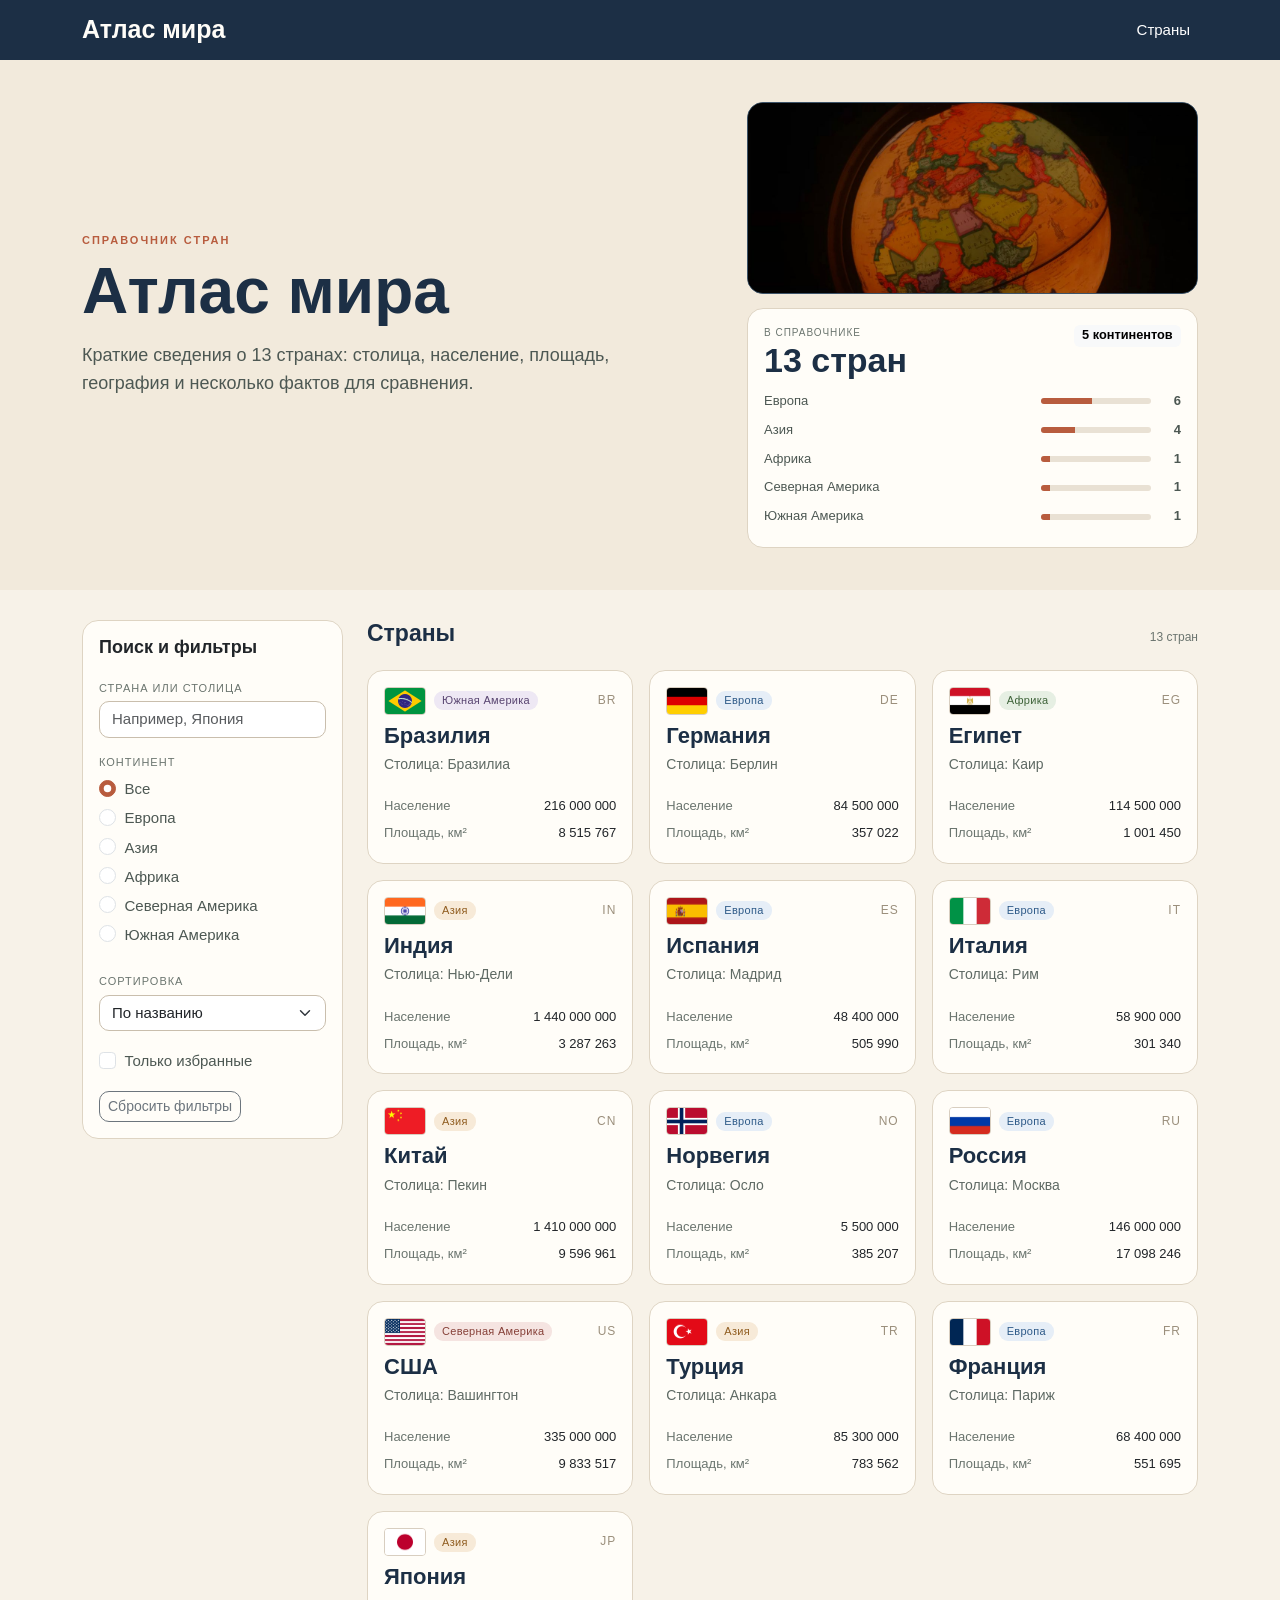
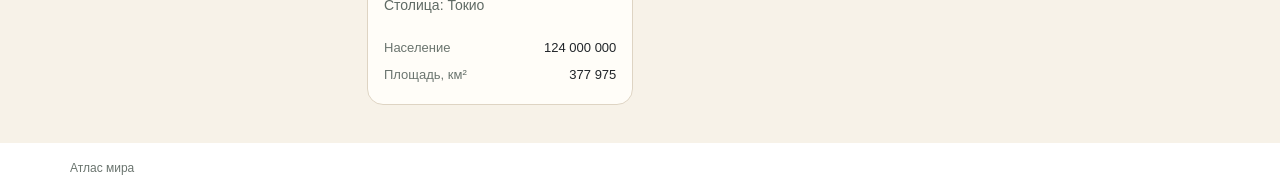
<file: index.html>
<!DOCTYPE html>
<html lang="ru">
<head>
  <meta charset="utf-8">
  <meta name="viewport" content="width=device-width, initial-scale=1">
  <title>Атлас мира – справочник стран</title>
  <link rel="icon" href="assets/atlas.svg" type="image/svg+xml">
  <link href="https://cdn.jsdelivr.net/npm/bootstrap@5.3.3/dist/css/bootstrap.min.css" rel="stylesheet">
  <link rel="stylesheet" href="css/atlas.css">
</head>
<body>
  <nav class="navbar navbar-expand-lg atlas-navbar" data-bs-theme="dark">
    <div class="container">
      <a class="navbar-brand atlas-brand" href="index.html">
        <span class="brand-name">Атлас мира</span>
      </a>
      <button class="navbar-toggler" type="button" data-bs-toggle="collapse" data-bs-target="#mainNav" aria-controls="mainNav" aria-expanded="false" aria-label="Открыть меню">
        <span class="navbar-toggler-icon"></span>
      </button>
      <div class="collapse navbar-collapse" id="mainNav">
        <ul class="navbar-nav ms-auto">
          <li class="nav-item"><a class="nav-link active" href="index.html">Страны</a></li>
        </ul>
      </div>
    </div>
  </nav>

  <main>
    <section class="atlas-hero">
      <div class="container">
        <div class="row align-items-lg-center g-4">
          <div class="col-lg-7">
            <p class="hero-kicker">справочник стран</p>
            <h1>Атлас мира</h1>
            <p class="hero-lead">Краткие сведения о 13 странах: столица, население, площадь, география и несколько фактов для сравнения.</p>
          </div>
          <div class="col-lg-5">
            <figure class="hero-photo">
              <img src="assets/images/atlas-globe.jpg" alt="Глобус с политической картой мира" width="1200">
            </figure>
            <div class="card summary-card">
              <div class="card-body">
                <div class="summary-head">
                  <div>
                    <p class="summary-label">в справочнике</p>
                    <p class="summary-number">13 стран</p>
                  </div>
                  <span class="badge text-bg-light">5 континентов</span>
                </div>
                <div class="summary-row"><span>Европа</span><span class="summary-bar"><i style="width:46%"></i></span><b>6</b></div>
                <div class="summary-row"><span>Азия</span><span class="summary-bar"><i style="width:31%"></i></span><b>4</b></div>
                <div class="summary-row"><span>Африка</span><span class="summary-bar"><i style="width:8%"></i></span><b>1</b></div>
                <div class="summary-row"><span>Северная Америка</span><span class="summary-bar"><i style="width:8%"></i></span><b>1</b></div>
                <div class="summary-row"><span>Южная Америка</span><span class="summary-bar"><i style="width:8%"></i></span><b>1</b></div>
              </div>
            </div>
          </div>
        </div>
      </div>
    </section>

    <div class="container catalog-layout" id="catalog">
      <div class="row g-4">
        <aside class="col-lg-3">
          <div class="card filters-card">
            <div class="card-body">
              <h2 class="filters-title">Поиск и фильтры</h2>
              <div class="mb-3">
                <label class="form-label" for="searchInput">Страна или столица</label>
                <input class="form-control" type="search" id="searchInput" placeholder="Например, Япония">
              </div>

              <fieldset class="mb-3">
                <legend class="form-label">Континент</legend>
                <div class="form-check">
                  <input class="form-check-input" type="radio" name="continent" id="continentAll" value="all" checked>
                  <label class="form-check-label" for="continentAll">Все</label>
                </div>
                <div class="form-check">
                  <input class="form-check-input" type="radio" name="continent" id="continentEurope" value="Европа">
                  <label class="form-check-label" for="continentEurope">Европа</label>
                </div>
                <div class="form-check">
                  <input class="form-check-input" type="radio" name="continent" id="continentAsia" value="Азия">
                  <label class="form-check-label" for="continentAsia">Азия</label>
                </div>
                <div class="form-check">
                  <input class="form-check-input" type="radio" name="continent" id="continentAfrica" value="Африка">
                  <label class="form-check-label" for="continentAfrica">Африка</label>
                </div>
                <div class="form-check">
                  <input class="form-check-input" type="radio" name="continent" id="continentNorth" value="Северная Америка">
                  <label class="form-check-label" for="continentNorth">Северная Америка</label>
                </div>
                <div class="form-check">
                  <input class="form-check-input" type="radio" name="continent" id="continentSouth" value="Южная Америка">
                  <label class="form-check-label" for="continentSouth">Южная Америка</label>
                </div>
              </fieldset>

              <div class="mb-3">
                <label class="form-label" for="sortSelect">Сортировка</label>
                <select class="form-select" id="sortSelect">
                  <option value="name">По названию</option>
                  <option value="population">По населению</option>
                  <option value="area">По площади</option>
                </select>
              </div>

              <div class="form-check mb-3">
                <input class="form-check-input" type="checkbox" id="favoritesOnly">
                <label class="form-check-label" for="favoritesOnly">Только избранные</label>
              </div>

              <button class="btn btn-sm btn-outline-secondary" type="button" id="resetFilters">Сбросить фильтры</button>
            </div>
          </div>
        </aside>

        <section class="col-lg-9" aria-live="polite">
          <div class="catalog-head">
            <h2>Страны</h2>
            <p id="resultCount">13 стран</p>
          </div>
          <div class="row row-cols-1 row-cols-md-2 row-cols-xl-3 g-3" id="countryGrid"></div>
          <p class="empty-message" id="emptyMessage" hidden>Ничего не найдено. Измените запрос или выберите другой континент.</p>
        </section>
      </div>
    </div>
  </main>

  <footer class="site-footer">
    <div class="container footer-row">
      <span>Атлас мира</span>
    </div>
  </footer>

  <div class="toast align-items-center border-0" id="toast" role="status" aria-live="polite" hidden>
    <div class="d-flex"><div class="toast-body"></div></div>
  </div>

  <script src="https://cdn.jsdelivr.net/npm/bootstrap@5.3.3/dist/js/bootstrap.bundle.min.js"></script>
  <script src="js/countries.js"></script>
  <script src="js/catalog.js"></script>
</body>
</html>
</file>
<file: css/atlas.css>
body {
  background: #f7f2e8;
  color: #29323a;
  font-family: Candara, "Trebuchet MS", sans-serif;
  font-size: 17px;
  line-height: 1.6;
}

h1,
h2,
h3,
.brand-name,
.summary-number {
  font-family: Candara, "Trebuchet MS", sans-serif;
  font-weight: 700;
}

a {
  color: #8f4b35;
}

a:hover {
  color: #6e3928;
}

/* Navbar */
.atlas-navbar {
  background: #1c2f45;
  padding-top: 10px;
  padding-bottom: 10px;
}

.atlas-brand {
  display: flex;
  flex-direction: column;
  line-height: 1.1;
  margin-right: 32px;
}

.atlas-brand:hover {
  color: #fff;
}

.brand-name {
  color: #fffdf8;
  font-size: 25px;
}

.atlas-navbar .nav-link {
  color: #d5ddd8;
  font-size: 15px;
}

.atlas-navbar .nav-link:hover,
.atlas-navbar .nav-link.active {
  color: #fff;
}

/* Hero */
.atlas-hero {
  padding: 42px 0;
  background: #f2eadc;
}

.hero-kicker {
  margin-bottom: 8px;
  color: #b85c3e;
  font-size: 11px;
  font-weight: 700;
  letter-spacing: 2px;
  text-transform: uppercase;
}

.atlas-hero h1 {
  margin-bottom: 14px;
  color: #1c2f45;
  font-size: 64px;
  line-height: 1.08;
}

.hero-lead {
  max-width: 610px;
  margin-bottom: 20px;
  color: #4d5853;
  font-size: 18px;
}

.btn {
  border-radius: 10px;
}

.hero-photo {
  margin: 0 0 14px;
  overflow: hidden;
  border: 1px solid #3d5368;
  border-radius: 16px;
  background: #0e1c29;
}

.hero-photo img {
  display: block;
  width: 100%;
  height: 190px;
  object-fit: cover;
  object-position: center 38%;
}

.hero-photo figcaption {
  padding: 8px 12px;
  background: #16273a;
  color: #aebbc4;
  font-size: 11px;
}

.hero-photo a {
  color: #d9e2e6;
}

.summary-card {
  background: #fffdf8;
  border: 1px solid #ded4c3;
  border-radius: 16px;
}

.summary-head {
  display: flex;
  justify-content: space-between;
  align-items: flex-start;
  gap: 12px;
  margin-bottom: 10px;
}

.summary-label {
  margin: 0;
  color: #6b756f;
  font-size: 10px;
  letter-spacing: 1px;
  text-transform: uppercase;
}

.summary-number {
  margin: 2px 0 0;
  color: #1c2f45;
  font-size: 34px;
  line-height: 1;
}

.summary-row {
  display: flex;
  gap: 8px;
  align-items: center;
  padding: 4px 0;
  color: #4d5853;
  font-size: 13px;
}

.summary-row > span:first-child {
  flex: 1;
  min-width: 0;
}

.summary-row b {
  flex: 0 0 22px;
  font-size: 13px;
  text-align: right;
}

.summary-bar {
  flex: 0 0 110px;
  width: 110px;
  height: 6px;
  overflow: hidden;
  border-radius: 3px;
  background: #e9e1d4;
}

.summary-bar i {
  display: block;
  height: 100%;
  background: #b85c3e;
}

/* Catalog */
.catalog-layout {
  padding-top: 30px;
  padding-bottom: 38px;
  scroll-margin-top: 16px;
}

.filters-card {
  position: sticky;
  top: 16px;
  border: 1px solid #ded4c3;
  border-radius: 16px;
  background: #fffdf8;
}

.filters-title {
  margin-bottom: 14px;
  font-size: 18px;
}

.form-label,
legend.form-label {
  margin-bottom: 4px;
  color: #6b756f;
  font-size: 11px;
  letter-spacing: 1px;
  text-transform: uppercase;
}

.form-control,
.form-select {
  border-color: #c9bead;
  border-radius: 10px;
  font-size: 15px;
}

.form-control:focus,
.form-select:focus {
  border-color: #b85c3e;
  outline: 2px solid #b85c3e;
  outline-offset: 1px;
}

.form-check-label {
  color: #4d5853;
  font-size: 15px;
}

.form-check-input:checked {
  background-color: #b85c3e;
  border-color: #b85c3e;
}

.catalog-head {
  display: flex;
  align-items: baseline;
  justify-content: space-between;
  gap: 12px;
  padding-bottom: 8px;
}

.catalog-head h2 {
  margin: 0;
  color: #1c2f45;
  font-size: 23px;
}

.catalog-head p {
  margin: 0;
  color: #6b756f;
  font-size: 12px;
}

#countryGrid {
  padding-top: 14px;
}

.country-card {
  position: relative;
  overflow: hidden;
  border: 1px solid #ded4c3;
  border-radius: 16px;
  background: #fffdf8;
}

.country-card:hover {
  border-color: #a79a86;
}

.continent-badge {
  padding: 4px 8px;
  border-radius: 9px;
  font-size: 11px;
  font-weight: 400;
  letter-spacing: 0.3px;
}

.badge-europe { background: #e6eef7; color: #2e5a88; }
.badge-asia { background: #f7ead8; color: #8f5c1f; }
.badge-africa { background: #e6efe3; color: #3e6339; }
.badge-north-america { background: #f5e4e1; color: #864038; }
.badge-south-america { background: #eee8f4; color: #584470; }
.badge-other { background: #ece9e2; color: #5f625d; }

.country-code {
  color: #9b8f7c;
  font-family: Candara, "Trebuchet MS", sans-serif;
  font-size: 12px;
  letter-spacing: 1px;
}

.country-card-top {
  display: flex;
  align-items: center;
  justify-content: space-between;
  gap: 10px;
  margin-bottom: 8px;
}

.country-card-tags {
  display: flex;
  align-items: center;
  gap: 8px;
}

.country-flag {
  display: block;
  width: 42px;
  height: 28px;
  object-fit: cover;
  border: 1px solid #d8cec0;
  border-radius: 4px;
  background: #fff;
}

.country-card .card-title {
  margin-bottom: 4px;
  font-size: 22px;
}

.country-card .card-title a {
  color: #1c2f45;
  text-decoration: none;
}

.country-card .card-title a:hover {
  text-decoration: underline;
}

.card-capital {
  margin-bottom: 10px;
  color: #5f6a64;
  font-size: 14px;
}

.card-facts {
  margin: 0;
  padding-top: 8px;
}

.card-facts div {
  display: flex;
  justify-content: space-between;
  gap: 10px;
  align-items: baseline;
  padding: 3px 0;
}

.card-facts dt {
  color: #6b756f;
  font-size: 13px;
  font-weight: 400;
}

.card-facts dd {
  margin: 0;
  font-size: 13px;
}

.empty-message {
  padding: 20px 0;
  color: #6b756f;
}

/* Country page */
.atlas-breadcrumb {
  margin: 14px 0 0;
  font-size: 12px;
}

.atlas-breadcrumb a {
  color: #6b756f;
}

.country-page {
  margin-bottom: 40px;
  overflow: hidden;
  border: 1px solid #ded4c3;
  border-radius: 18px;
  background: #fffdf8;
}

.country-head {
  padding: 26px;
  background: #1c2f45;
  color: #fffdf8;
}

.country-heading {
  display: flex;
  align-items: flex-start;
  gap: 16px;
}

.country-flag-lg {
  width: 78px;
  height: 52px;
  object-fit: cover;
  margin-top: 4px;
  border: 1px solid #62778a;
  border-radius: 6px;
  background: #fff;
}

.country-head h1 {
  margin: 7px 0 3px;
  color: #fffdf8;
  font-size: 50px;
  line-height: 1.05;
}

.country-head p {
  margin: 0;
  color: #c3cec8;
  font-size: 13px;
}

.country-actions {
  display: flex;
  gap: 7px;
  justify-content: flex-end;
}

.country-actions .btn {
  font-size: 12px;
}

.country-body {
  padding: 24px;
}

.country-section {
  margin-bottom: 22px;
}

.country-section h2 {
  margin-bottom: 9px;
  padding-bottom: 5px;
  color: #1c2f45;
  font-size: 20px;
}

.country-section p {
  color: #3f4a45;
  font-size: 14px;
}

.fact-list {
  margin: 0;
  padding-left: 20px;
  color: #3f4a45;
  font-size: 14px;
}

.fact-list li {
  margin-bottom: 5px;
}

.related-card {
  border: 1px solid #ded4c3;
  border-radius: 16px;
  color: #1c2f45;
  text-decoration: none;
}

.related-card:hover {
  border-color: #a79a86;
  background: #fcf8f0;
  color: #1c2f45;
  text-decoration: none;
}

.related-card strong {
  display: block;
  font-family: Candara, "Trebuchet MS", sans-serif;
  font-size: 15px;
  font-weight: 400;
}

.related-head {
  display: flex;
  align-items: center;
  gap: 8px;
  margin-bottom: 3px;
}

.related-card span {
  color: #6b756f;
  font-size: 10px;
}

.facts-card {
  border: 1px solid #ded4c3;
  border-radius: 16px;
}

.facts-card h2 {
  margin-bottom: 12px;
  color: #1c2f45;
  font-size: 18px;
}

.facts-table {
  margin: 0;
}

.facts-table div {
  display: grid;
  grid-template-columns: 48% 52%;
  gap: 12px;
  align-items: center;
  padding: 7px 20px;
}

.facts-table div:nth-child(even) {
  background: #f4eee4;
}

.facts-table dt {
  color: #6b756f;
  font-size: 13px;
  font-weight: 400;
  line-height: 1.4;
}

.facts-table dd {
  margin: 0;
  font-size: 13px;
  line-height: 1.4;
  text-align: right;
}

/* Footer and toast */
.site-footer {
  background: #fff;
  color: #6b756f;
  font-size: 12px;
}

.footer-row {
  display: flex;
  justify-content: space-between;
  gap: 16px;
  padding: 16px 0;
}

#toast {
  position: fixed;
  right: 18px;
  bottom: 18px;
  z-index: 1080;
  max-width: 320px;
  background: #1c2f45;
  color: #fff;
}

#toast .toast-body {
  font-size: 12px;
}

@media (max-width: 991.98px) {
  .filters-card {
    position: static;
  }

  .country-actions {
    justify-content: flex-start;
    margin-top: 6px;
  }
}

@media (max-width: 575.98px) {
  .atlas-hero {
    padding: 30px 0;
  }

  .atlas-hero h1 {
    font-size: 37px;
  }

  .country-head h1 {
    font-size: 34px;
  }

  .summary-row {
    gap: 6px;
  }

  .summary-bar {
    flex-basis: 90px;
    width: 90px;
  }

  .footer-row {
    flex-direction: column;
    gap: 4px;
  }

  .country-head,
  .country-body {
    padding: 18px;
  }
}
</file>
